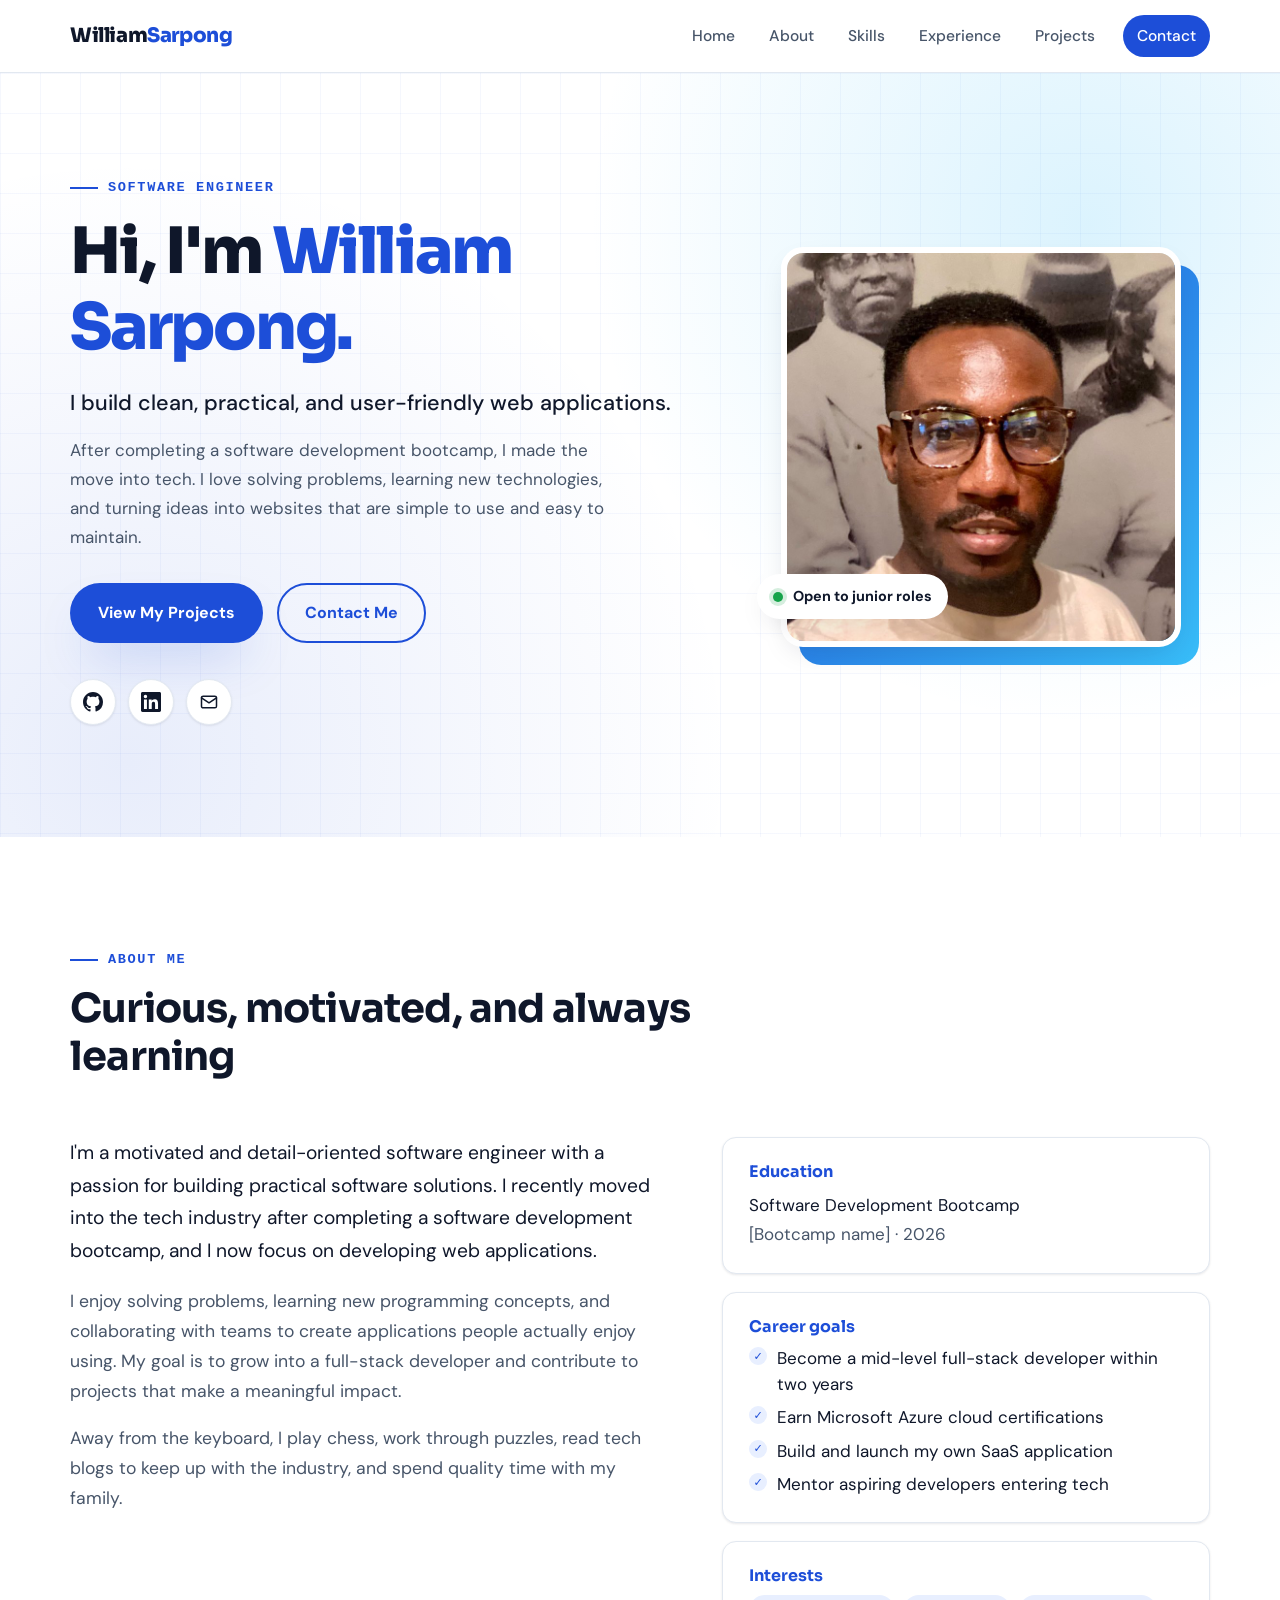
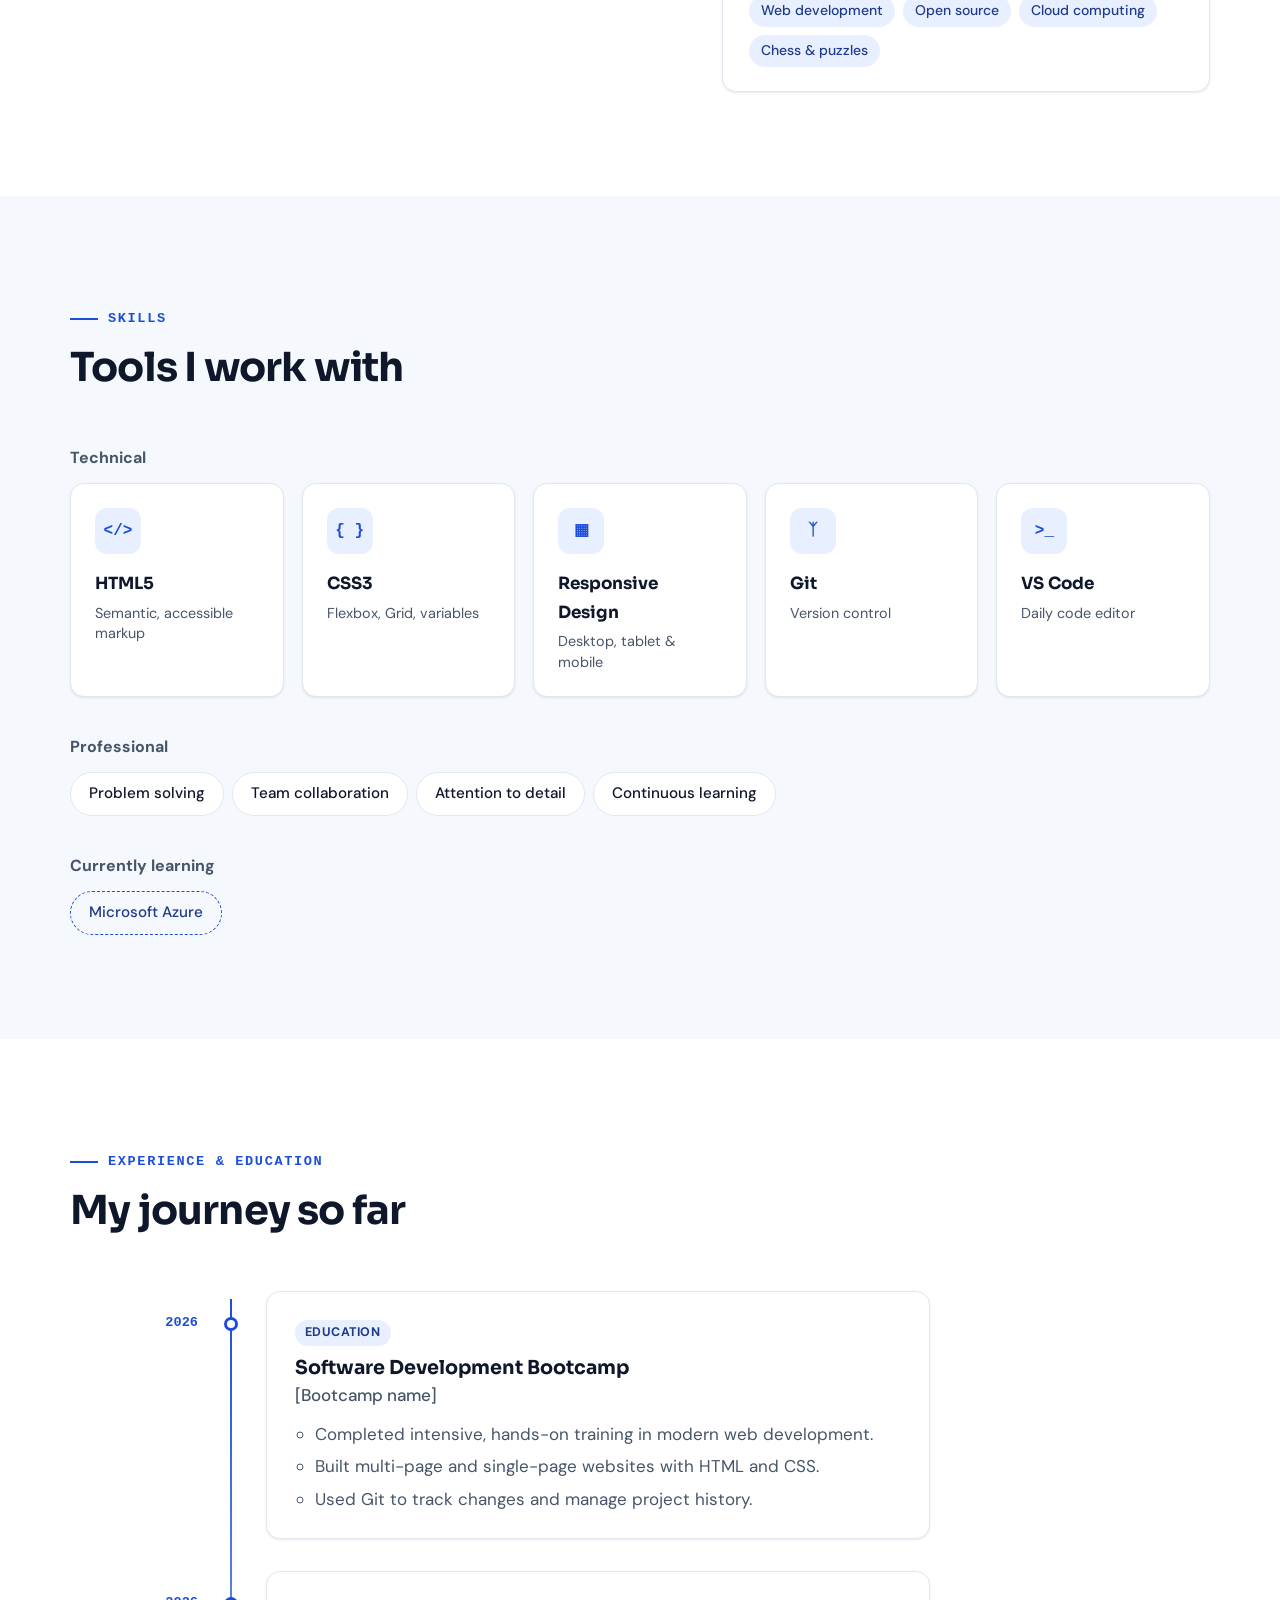
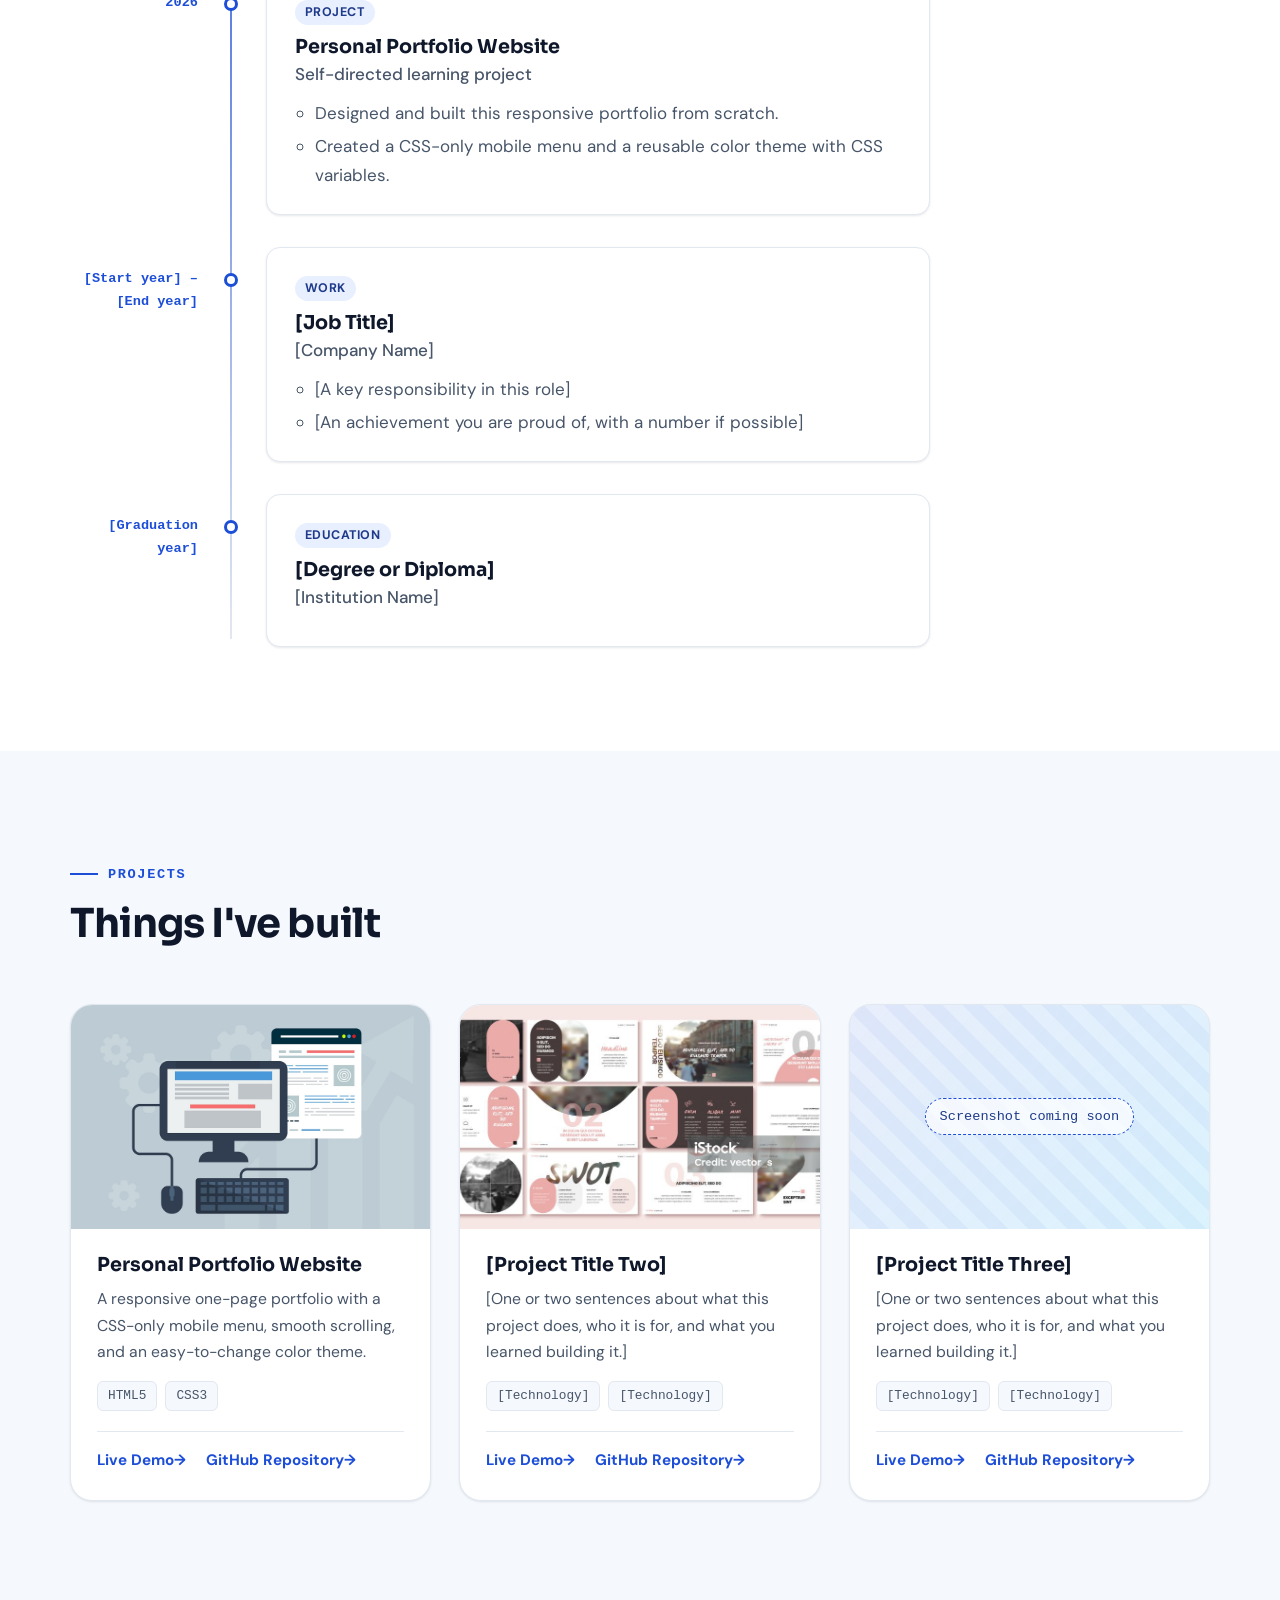
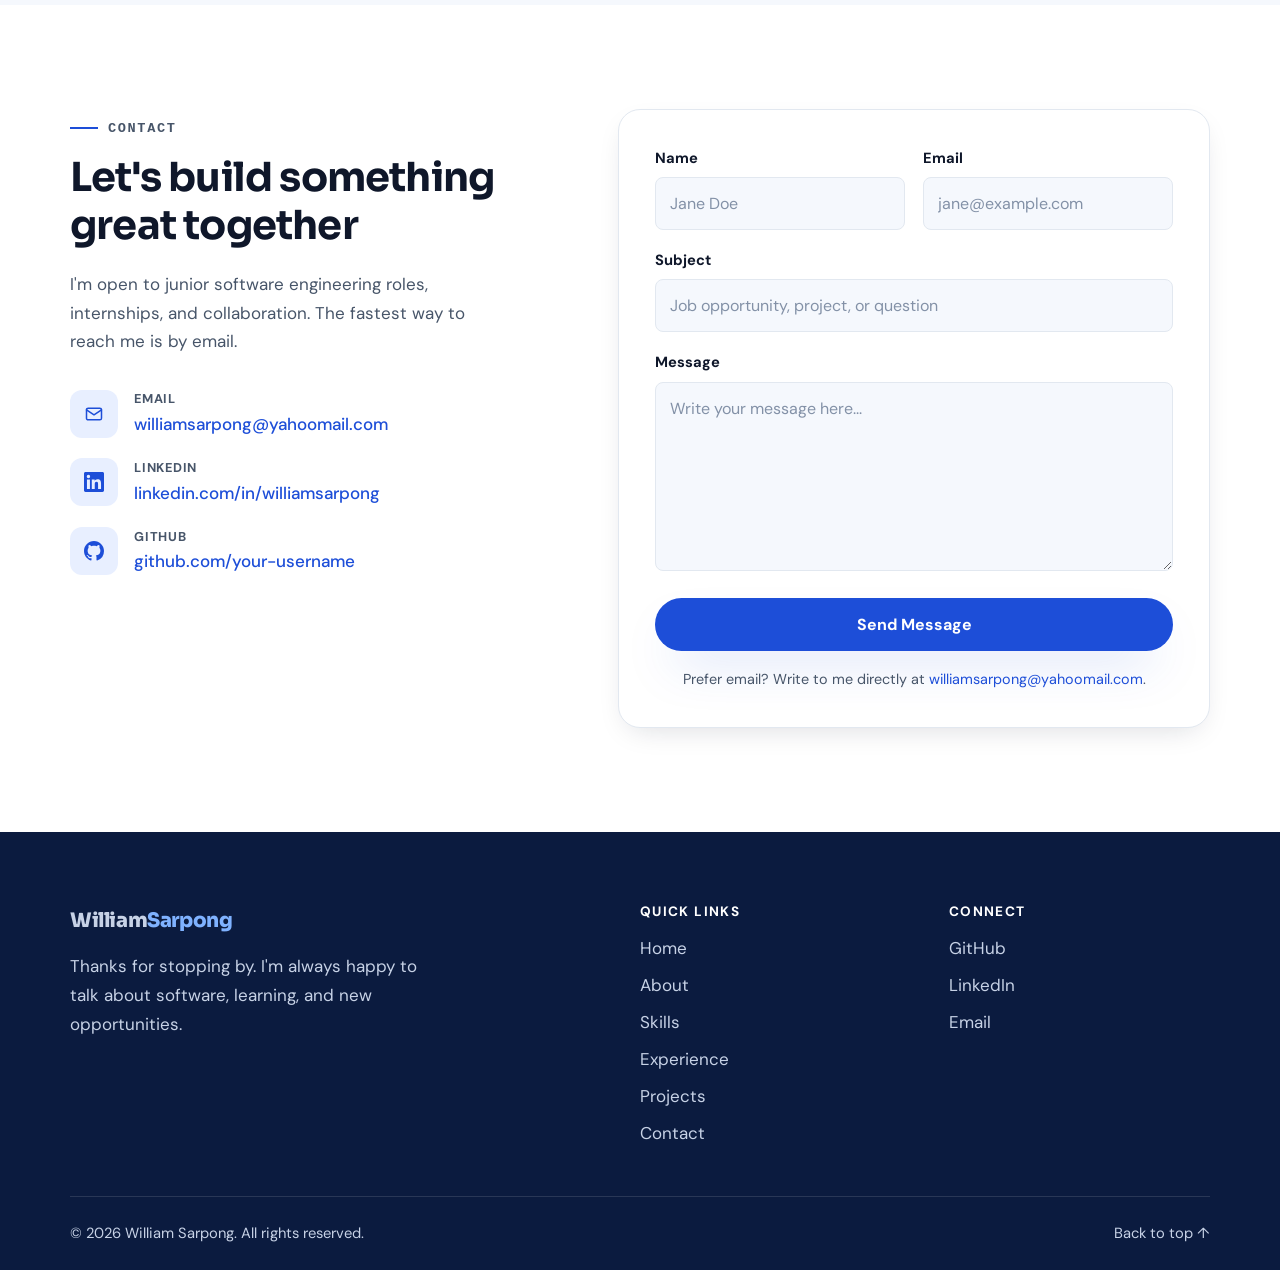
<file: index.html>
<!DOCTYPE html>
<html lang="en">
<head>
  <!-- ===== Basic page settings ===== -->
  <meta charset="UTF-8">
  <meta name="viewport" content="width=device-width, initial-scale=1.0">
  <meta name="description" content="William Sarpong - Software Engineer. Portfolio of projects, skills, and experience.">
  <title>William Sarpong | Software Engineer</title>

  <!-- ===== Fonts (Google Fonts) =====
       Sora is used for headings, DM Sans for body text.
       If you are offline, the browser falls back to system fonts automatically. -->
  <link rel="preconnect" href="https://fonts.googleapis.com">
  <link rel="preconnect" href="https://fonts.gstatic.com" crossorigin>
  <link href="https://fonts.googleapis.com/css2?family=DM+Sans:wght@400;500;700&family=Sora:wght@600;700;800&display=swap" rel="stylesheet">

  <!-- ===== Your stylesheet ===== -->
  <link rel="stylesheet" href="style.css">
</head>

<body>

  <!-- Skip link: lets keyboard users jump straight to the main content -->
  <a class="skip-link" href="#main">Skip to main content</a>

  <!-- =========================================================
       A. NAVIGATION BAR
       The mobile menu works WITHOUT JavaScript:
       a hidden checkbox (#nav-toggle) is switched on/off when you
       click the "menu" label. CSS shows the menu when it is checked.
       ========================================================= -->
  <header id="site-header">
    <nav class="navbar container" aria-label="Main navigation">
      <!-- Logo / personal brand -->
      <a href="#home" class="logo">William<span>Sarpong</span></a>

      <!-- Hidden checkbox that controls the mobile menu -->
      <input type="checkbox" id="nav-toggle" class="nav-toggle">
      <label for="nav-toggle" class="nav-toggle-label" aria-label="Open or close the menu">
        <span></span>
      </label>

      <!-- Navigation links -->
      <ul class="nav-links">
        <li><a href="#home">Home</a></li>
        <li><a href="#about">About</a></li>
        <li><a href="#skills">Skills</a></li>
        <li><a href="#experience">Experience</a></li>
        <li><a href="#projects">Projects</a></li>
        <li><a href="#contact" class="nav-cta">Contact</a></li>
      </ul>
    </nav>
  </header>

  <main id="main">

    <!-- =========================================================
         B. HERO SECTION
         ========================================================= -->
    <section id="home" class="hero">
      <div class="container hero-grid">

        <!-- Left side: introduction text -->
        <div class="hero-text">
          <p class="eyebrow">Software Engineer</p>
          <h1>Hi, I'm <span class="highlight">William Sarpong.</span></h1>
          <p class="hero-subtitle">I build clean, practical, and user-friendly web applications.</p>
          <p class="hero-description">
            After completing a software development bootcamp, I made the move into tech.
            I love solving problems, learning new technologies, and turning ideas into
            websites that are simple to use and easy to maintain.
          </p>

          <div class="hero-buttons">
            <a href="#projects" class="btn btn-primary">View My Projects</a>
            <a href="#contact" class="btn btn-outline">Contact Me</a>
          </div>

          <!-- G. SOCIAL MEDIA LINKS (hero version)
               target="_blank" opens a new tab.
               rel="noopener noreferrer" is a security best practice for new-tab links. -->
          <ul class="social-links" aria-label="Social media">
            <li>
              <!-- TODO: replace "your-username" with your real GitHub username -->
              <a href="https://github.com/your-username" target="_blank" rel="noopener noreferrer" aria-label="GitHub profile">
                <svg viewBox="0 0 16 16" aria-hidden="true"><path d="M8 0C3.58 0 0 3.58 0 8c0 3.54 2.29 6.53 5.47 7.59.4.07.55-.17.55-.38 0-.19-.01-.82-.01-1.49-2.01.37-2.53-.49-2.69-.94-.09-.23-.48-.94-.82-1.13-.28-.15-.68-.52-.01-.53.63-.01 1.08.58 1.23.82.72 1.21 1.87.87 2.33.66.07-.52.28-.87.51-1.07-1.78-.2-3.64-.89-3.64-3.95 0-.87.31-1.59.82-2.15-.08-.2-.36-1.02.08-2.12 0 0 .67-.21 2.2.82.64-.18 1.32-.27 2-.27.68 0 1.36.09 2 .27 1.53-1.04 2.2-.82 2.2-.82.44 1.1.16 1.92.08 2.12.51.56.82 1.27.82 2.15 0 3.07-1.87 3.75-3.65 3.95.29.25.54.73.54 1.48 0 1.07-.01 1.93-.01 2.2 0 .21.15.46.55.38A8.013 8.013 0 0 0 16 8c0-4.42-3.58-8-8-8z"/></svg>
              </a>
            </li>
            <li>
              <a href="https://www.linkedin.com/in/williamsarpong" target="_blank" rel="noopener noreferrer" aria-label="LinkedIn profile">
                <svg viewBox="0 0 24 24" aria-hidden="true"><path d="M20.45 20.45h-3.56v-5.57c0-1.33-.02-3.04-1.85-3.04-1.85 0-2.14 1.45-2.14 2.94v5.67H9.35V9h3.41v1.56h.05c.48-.9 1.64-1.85 3.37-1.85 3.6 0 4.27 2.37 4.27 5.46v6.28zM5.34 7.43a2.06 2.06 0 1 1 0-4.13 2.06 2.06 0 0 1 0 4.13zM7.12 20.45H3.56V9h3.56v11.45zM22.22 0H1.77C.79 0 0 .77 0 1.73v20.54C0 23.23.79 24 1.77 24h20.45c.98 0 1.78-.77 1.78-1.73V1.73C24 .77 23.2 0 22.22 0z"/></svg>
              </a>
            </li>
            <li>
              <a href="mailto:williamsarpong@yahoomail.com" aria-label="Send me an email">
                <svg viewBox="0 0 24 24" aria-hidden="true" class="icon-stroke"><rect x="3" y="5" width="18" height="14" rx="2"/><path d="m3 7 9 6 9-6"/></svg>
              </a>
            </li>
          </ul>
        </div>

        <!-- Right side: profile picture -->
        <div class="hero-image">
          <!-- To change your photo: replace profile.jpg with your own square image (same file name),
               or change the src below to your new file's name. -->
          <img src="profile.jpg" alt="Portrait of William Sarpong" width="800" height="800">
          <div class="hero-badge">
            <span class="badge-dot" aria-hidden="true"></span>
            Open to junior roles
          </div>
        </div>

      </div>
    </section>

    <!-- =========================================================
         C. ABOUT ME
         ========================================================= -->
    <section id="about" class="section">
      <div class="container">
        <div class="section-heading">
          <p class="eyebrow">About me</p>
          <h2>Curious, motivated, and always learning</h2>
        </div>

        <div class="about-grid">
          <!-- Personal introduction -->
          <div class="about-text">
            <p>
              I'm a motivated and detail-oriented software engineer with a passion for building
              practical software solutions. I recently moved into the tech industry after completing
              a software development bootcamp, and I now focus on developing web applications.
            </p>
            <p>
              I enjoy solving problems, learning new programming concepts, and collaborating with
              teams to create applications people actually enjoy using. My goal is to grow into a
              full-stack developer and contribute to projects that make a meaningful impact.
            </p>
            <p>
              Away from the keyboard, I play chess, work through puzzles, read tech blogs to keep up
              with the industry, and spend quality time with my family.
            </p>
          </div>

          <!-- Quick facts cards -->
          <div class="about-cards">
            <article class="info-card">
              <h3>Education</h3>
              <!-- TODO: replace with your bootcamp / school name -->
              <p>Software Development Bootcamp<br><span class="muted">[Bootcamp name] &middot; 2026</span></p>
            </article>

            <article class="info-card">
              <h3>Career goals</h3>
              <ul class="check-list">
                <li>Become a mid-level full-stack developer within two years</li>
                <li>Earn Microsoft Azure cloud certifications</li>
                <li>Build and launch my own SaaS application</li>
                <li>Mentor aspiring developers entering tech</li>
              </ul>
            </article>

            <article class="info-card">
              <h3>Interests</h3>
              <ul class="tag-list">
                <li>Web development</li>
                <li>Open source</li>
                <li>Cloud computing</li>
                <li>Chess &amp; puzzles</li>
              </ul>
            </article>
          </div>
        </div>
      </div>
    </section>

    <!-- =========================================================
         D. SKILLS SECTION
         To ADD a skill: copy one <li class="skill-card"> ... </li> block and edit it.
         To REMOVE a skill: delete its whole <li> ... </li> block.
         ========================================================= -->
    <section id="skills" class="section section-alt">
      <div class="container">
        <div class="section-heading">
          <p class="eyebrow">Skills</p>
          <h2>Tools I work with</h2>
        </div>

        <h3 class="skills-group-title">Technical</h3>
        <ul class="skills-grid">
          <li class="skill-card">
            <span class="skill-icon" aria-hidden="true">&lt;/&gt;</span>
            <span class="skill-name">HTML5</span>
            <span class="skill-note">Semantic, accessible markup</span>
          </li>
          <li class="skill-card">
            <span class="skill-icon" aria-hidden="true">{ }</span>
            <span class="skill-name">CSS3</span>
            <span class="skill-note">Flexbox, Grid, variables</span>
          </li>
          <li class="skill-card">
            <span class="skill-icon" aria-hidden="true">&#9638;</span>
            <span class="skill-name">Responsive Design</span>
            <span class="skill-note">Desktop, tablet &amp; mobile</span>
          </li>
          <li class="skill-card">
            <span class="skill-icon" aria-hidden="true">&#5833;</span>
            <span class="skill-name">Git</span>
            <span class="skill-note">Version control</span>
          </li>
          <li class="skill-card">
            <span class="skill-icon" aria-hidden="true">&gt;_</span>
            <span class="skill-name">VS Code</span>
            <span class="skill-note">Daily code editor</span>
          </li>

          <!-- EXAMPLE: un-comment and edit this block when you are ready to add a new skill
          <li class="skill-card">
            <span class="skill-icon" aria-hidden="true">JS</span>
            <span class="skill-name">JavaScript</span>
            <span class="skill-note">Short note about it</span>
          </li>
          -->
        </ul>

        <h3 class="skills-group-title">Professional</h3>
        <ul class="tag-list tag-list-large">
          <li>Problem solving</li>
          <li>Team collaboration</li>
          <li>Attention to detail</li>
          <li>Continuous learning</li>
        </ul>

        <h3 class="skills-group-title">Currently learning</h3>
        <ul class="tag-list tag-list-large tag-list-outline">
          <li>Microsoft Azure</li>
        </ul>
      </div>
    </section>

    <!-- =========================================================
         E. EXPERIENCE AND EDUCATION (timeline)
         Each <li class="timeline-item"> is one entry.
         Copy a whole <li> block to add a new entry.
         Replace anything in [square brackets] with your details.
         ========================================================= -->
    <section id="experience" class="section">
      <div class="container">
        <div class="section-heading">
          <p class="eyebrow">Experience &amp; Education</p>
          <h2>My journey so far</h2>
        </div>

        <ol class="timeline">
          <li class="timeline-item">
            <p class="timeline-date">2026</p>
            <div class="timeline-card">
              <span class="timeline-type">Education</span>
              <h3>Software Development Bootcamp</h3>
              <p class="timeline-place">[Bootcamp name]</p>
              <ul>
                <li>Completed intensive, hands-on training in modern web development.</li>
                <li>Built multi-page and single-page websites with HTML and CSS.</li>
                <li>Used Git to track changes and manage project history.</li>
              </ul>
            </div>
          </li>

          <li class="timeline-item">
            <p class="timeline-date">2026</p>
            <div class="timeline-card">
              <span class="timeline-type">Project</span>
              <h3>Personal Portfolio Website</h3>
              <p class="timeline-place">Self-directed learning project</p>
              <ul>
                <li>Designed and built this responsive portfolio from scratch.</li>
                <li>Created a CSS-only mobile menu and a reusable color theme with CSS variables.</li>
              </ul>
            </div>
          </li>

          <li class="timeline-item">
            <!-- TODO: your previous job before moving into tech (or delete this block) -->
            <p class="timeline-date">[Start year] &ndash; [End year]</p>
            <div class="timeline-card">
              <span class="timeline-type">Work</span>
              <h3>[Job Title]</h3>
              <p class="timeline-place">[Company Name]</p>
              <ul>
                <li>[A key responsibility in this role]</li>
                <li>[An achievement you are proud of, with a number if possible]</li>
              </ul>
            </div>
          </li>

          <li class="timeline-item">
            <!-- TODO: your degree or diploma (or delete this block) -->
            <p class="timeline-date">[Graduation year]</p>
            <div class="timeline-card">
              <span class="timeline-type">Education</span>
              <h3>[Degree or Diploma]</h3>
              <p class="timeline-place">[Institution Name]</p>
            </div>
          </li>
        </ol>
      </div>
    </section>

    <!-- =========================================================
         F. PROJECTS SECTION
         Each project is one <article class="project-card">.
         To add a project, copy a whole <article> ... </article> block
         and paste it just before the closing </div> of .projects-grid.
         ========================================================= -->
    <section id="projects" class="section section-alt">
      <div class="container">
        <div class="section-heading">
          <p class="eyebrow">Projects</p>
          <h2>Things I've built</h2>
        </div>

        <div class="projects-grid">

          <!-- ---------- Project 1 ---------- -->
          <article class="project-card">
            <div class="project-image">
              <img src="kreat.jpg" alt="Illustration of a desktop computer and a web page layout" width="1920" height="1280" loading="lazy">
            </div>
            <div class="project-body">
              <h3>Personal Portfolio Website</h3>
              <p>A responsive one-page portfolio with a CSS-only mobile menu, smooth scrolling, and an easy-to-change color theme.</p>
              <ul class="project-tech">
                <li>HTML5</li>
                <li>CSS3</li>
              </ul>
              <div class="project-links">
                <!-- TODO: replace "#" with your real links -->
                <a href="#" class="link-arrow">Live Demo</a>
                <a href="#" class="link-arrow">GitHub Repository</a>
              </div>
            </div>
          </article>

          <!-- ---------- Project 2 (placeholder) ---------- -->
          <article class="project-card">
            <div class="project-image">
              <img src="istockphoto.jpg" alt="Placeholder image for project two" width="1024" height="473" loading="lazy">
            </div>
            <div class="project-body">
              <h3>[Project Title Two]</h3>
              <p>[One or two sentences about what this project does, who it is for, and what you learned building it.]</p>
              <ul class="project-tech">
                <li>[Technology]</li>
                <li>[Technology]</li>
              </ul>
              <div class="project-links">
                <a href="#" class="link-arrow">Live Demo</a>
                <a href="#" class="link-arrow">GitHub Repository</a>
              </div>
            </div>
          </article>

          <!-- ---------- Project 3 (placeholder with no image yet) ---------- -->
          <article class="project-card">
            <!-- When you have a screenshot, replace this whole div with:
                 <div class="project-image"><img src="your-screenshot.jpg" alt="Describe it" loading="lazy"></div> -->
            <div class="project-image project-image-placeholder">
              <span>Screenshot coming soon</span>
            </div>
            <div class="project-body">
              <h3>[Project Title Three]</h3>
              <p>[One or two sentences about what this project does, who it is for, and what you learned building it.]</p>
              <ul class="project-tech">
                <li>[Technology]</li>
                <li>[Technology]</li>
              </ul>
              <div class="project-links">
                <a href="#" class="link-arrow">Live Demo</a>
                <a href="#" class="link-arrow">GitHub Repository</a>
              </div>
            </div>
          </article>

        </div>
      </div>
    </section>

    <!-- =========================================================
         H. CONTACT SECTION
         IMPORTANT: HTML and CSS alone cannot send messages.
         To make this form work, connect it to a form service such as
         Formspree, Netlify Forms, or Getform, then put the URL they give
         you in the form's action="" attribute.
         ========================================================= -->
    <section id="contact" class="section">
      <div class="container contact-grid">

        <!-- Contact details -->
        <div class="contact-info">
          <p class="eyebrow">Contact</p>
          <h2>Let's build something great together</h2>
          <p>
            I'm open to junior software engineering roles, internships, and collaboration.
            The fastest way to reach me is by email.
          </p>

          <ul class="contact-list">
            <li>
              <span class="contact-icon" aria-hidden="true">
                <svg viewBox="0 0 24 24" class="icon-stroke"><rect x="3" y="5" width="18" height="14" rx="2"/><path d="m3 7 9 6 9-6"/></svg>
              </span>
              <div>
                <span class="contact-label">Email</span>
                <a href="mailto:williamsarpong@yahoomail.com">williamsarpong@yahoomail.com</a>
              </div>
            </li>
            <li>
              <span class="contact-icon" aria-hidden="true">
                <svg viewBox="0 0 24 24"><path d="M20.45 20.45h-3.56v-5.57c0-1.33-.02-3.04-1.85-3.04-1.85 0-2.14 1.45-2.14 2.94v5.67H9.35V9h3.41v1.56h.05c.48-.9 1.64-1.85 3.37-1.85 3.6 0 4.27 2.37 4.27 5.46v6.28zM5.34 7.43a2.06 2.06 0 1 1 0-4.13 2.06 2.06 0 0 1 0 4.13zM7.12 20.45H3.56V9h3.56v11.45zM22.22 0H1.77C.79 0 0 .77 0 1.73v20.54C0 23.23.79 24 1.77 24h20.45c.98 0 1.78-.77 1.78-1.73V1.73C24 .77 23.2 0 22.22 0z"/></svg>
              </span>
              <div>
                <span class="contact-label">LinkedIn</span>
                <a href="https://www.linkedin.com/in/williamsarpong" target="_blank" rel="noopener noreferrer">linkedin.com/in/williamsarpong</a>
              </div>
            </li>
            <li>
              <span class="contact-icon" aria-hidden="true">
                <svg viewBox="0 0 16 16"><path d="M8 0C3.58 0 0 3.58 0 8c0 3.54 2.29 6.53 5.47 7.59.4.07.55-.17.55-.38 0-.19-.01-.82-.01-1.49-2.01.37-2.53-.49-2.69-.94-.09-.23-.48-.94-.82-1.13-.28-.15-.68-.52-.01-.53.63-.01 1.08.58 1.23.82.72 1.21 1.87.87 2.33.66.07-.52.28-.87.51-1.07-1.78-.2-3.64-.89-3.64-3.95 0-.87.31-1.59.82-2.15-.08-.2-.36-1.02.08-2.12 0 0 .67-.21 2.2.82.64-.18 1.32-.27 2-.27.68 0 1.36.09 2 .27 1.53-1.04 2.2-.82 2.2-.82.44 1.1.16 1.92.08 2.12.51.56.82 1.27.82 2.15 0 3.07-1.87 3.75-3.65 3.95.29.25.54.73.54 1.48 0 1.07-.01 1.93-.01 2.2 0 .21.15.46.55.38A8.013 8.013 0 0 0 16 8c0-4.42-3.58-8-8-8z"/></svg>
              </span>
              <div>
                <span class="contact-label">GitHub</span>
                <!-- TODO: replace "your-username" (in both places) -->
                <a href="https://github.com/your-username" target="_blank" rel="noopener noreferrer">github.com/your-username</a>
              </div>
            </li>
          </ul>
        </div>

        <!-- Contact form -->
        <!-- TODO: replace action="#" with your form service URL (for example from Formspree) -->
        <form class="contact-form" action="#" method="post">
          <div class="form-row">
            <div class="form-field">
              <label for="name">Name</label>
              <input type="text" id="name" name="name" autocomplete="name" placeholder="Jane Doe" required>
            </div>
            <div class="form-field">
              <label for="email">Email</label>
              <input type="email" id="email" name="email" autocomplete="email" placeholder="jane@example.com" required>
            </div>
          </div>
          <div class="form-field">
            <label for="subject">Subject</label>
            <input type="text" id="subject" name="subject" placeholder="Job opportunity, project, or question" required>
          </div>
          <div class="form-field">
            <label for="message">Message</label>
            <textarea id="message" name="message" rows="6" placeholder="Write your message here..." required></textarea>
          </div>
          <button type="submit" class="btn btn-primary btn-block">Send Message</button>
          <p class="form-note">Prefer email? Write to me directly at
            <a href="mailto:williamsarpong@yahoomail.com">williamsarpong@yahoomail.com</a>.
          </p>
        </form>

      </div>
    </section>

  </main>

  <!-- =========================================================
       I. FOOTER
       ========================================================= -->
  <footer id="site-footer">
    <div class="container footer-grid">
      <div class="footer-brand">
        <a href="#home" class="logo logo-light">William<span>Sarpong</span></a>
        <p>Thanks for stopping by. I'm always happy to talk about software, learning, and new opportunities.</p>
      </div>

      <nav aria-label="Footer navigation">
        <h2 class="footer-title">Quick links</h2>
        <ul class="footer-links">
          <li><a href="#home">Home</a></li>
          <li><a href="#about">About</a></li>
          <li><a href="#skills">Skills</a></li>
          <li><a href="#experience">Experience</a></li>
          <li><a href="#projects">Projects</a></li>
          <li><a href="#contact">Contact</a></li>
        </ul>
      </nav>

      <div>
        <h2 class="footer-title">Connect</h2>
        <ul class="footer-links">
          <li><a href="https://github.com/your-username" target="_blank" rel="noopener noreferrer">GitHub</a></li>
          <li><a href="https://www.linkedin.com/in/williamsarpong" target="_blank" rel="noopener noreferrer">LinkedIn</a></li>
          <li><a href="mailto:williamsarpong@yahoomail.com">Email</a></li>
        </ul>
      </div>
    </div>

    <div class="container footer-bottom">
      <!-- HTML can't calculate the year by itself, so update this number each January -->
      <p>&copy; 2026 William Sarpong. All rights reserved.</p>
      <a href="#home" class="back-to-top">Back to top &uarr;</a>
    </div>
  </footer>

</body>
</html>
</file>
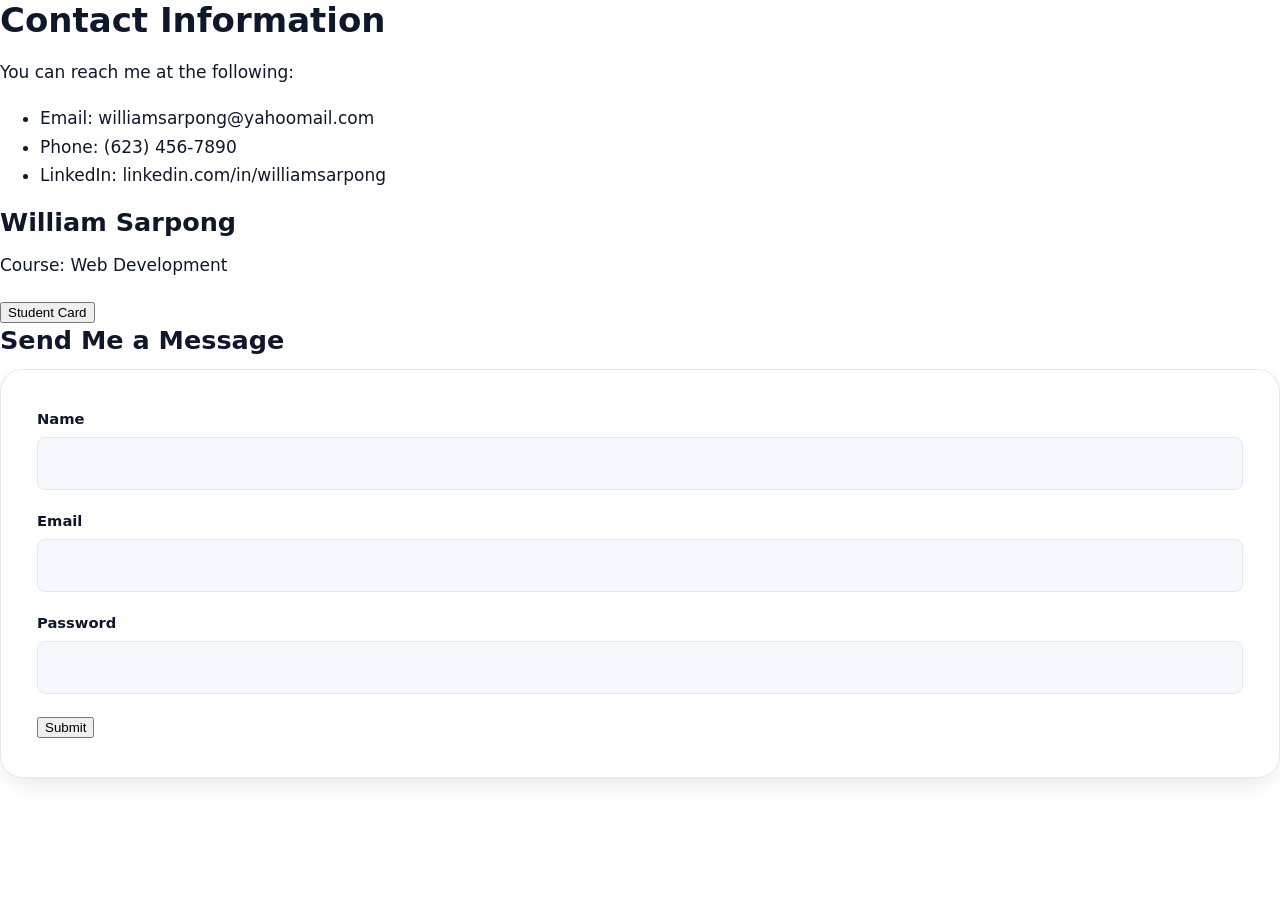
<file: Contact.html>
<!DOCTYPE html>
<html lang="en">
<head>

    <link rel="stylesheet" href="style.css">


    <meta charset="UTF-8">
    <meta name="viewport" content="width=device-width, initial-scale=1.0">
    <title>Contact Me</title>
</head>
<body>
    <h1>Contact Information</h1>
    <p>You can reach me at the following:</p>
    <ul>
        <li>Email: williamsarpong@yahoomail.com</li>
        <li>Phone: (623) 456-7890</li>
        <li>LinkedIn: linkedin.com/in/williamsarpong</li>
    </ul>

    <div class="student-card">
        <h2>William Sarpong</h2>
        <p>Course: Web Development</p>
        <button>Student Card</button>
    </div>

    <div class="contact-form-container">
        <h2>Send Me a Message</h2>
        <form class="contact-form" method="post">
            <div class="form-field">
                <label for="name">Name</label>
                <input type="text" id="name" name="name" autocomplete="name" required>
            </div>
            <div class="form-field">
                <label for="email">Email</label>
                <input type="email" id="email" name="email" autocomplete="email" required>
            </div>
            <div class="form-field">
                <label for="password">Password</label>
                <input type="password" id="password" name="password" autocomplete="new-password" required>
            </div>
            <button type="submit">Submit</button>
        </form>
    </div>

</body>
</html>
</file>
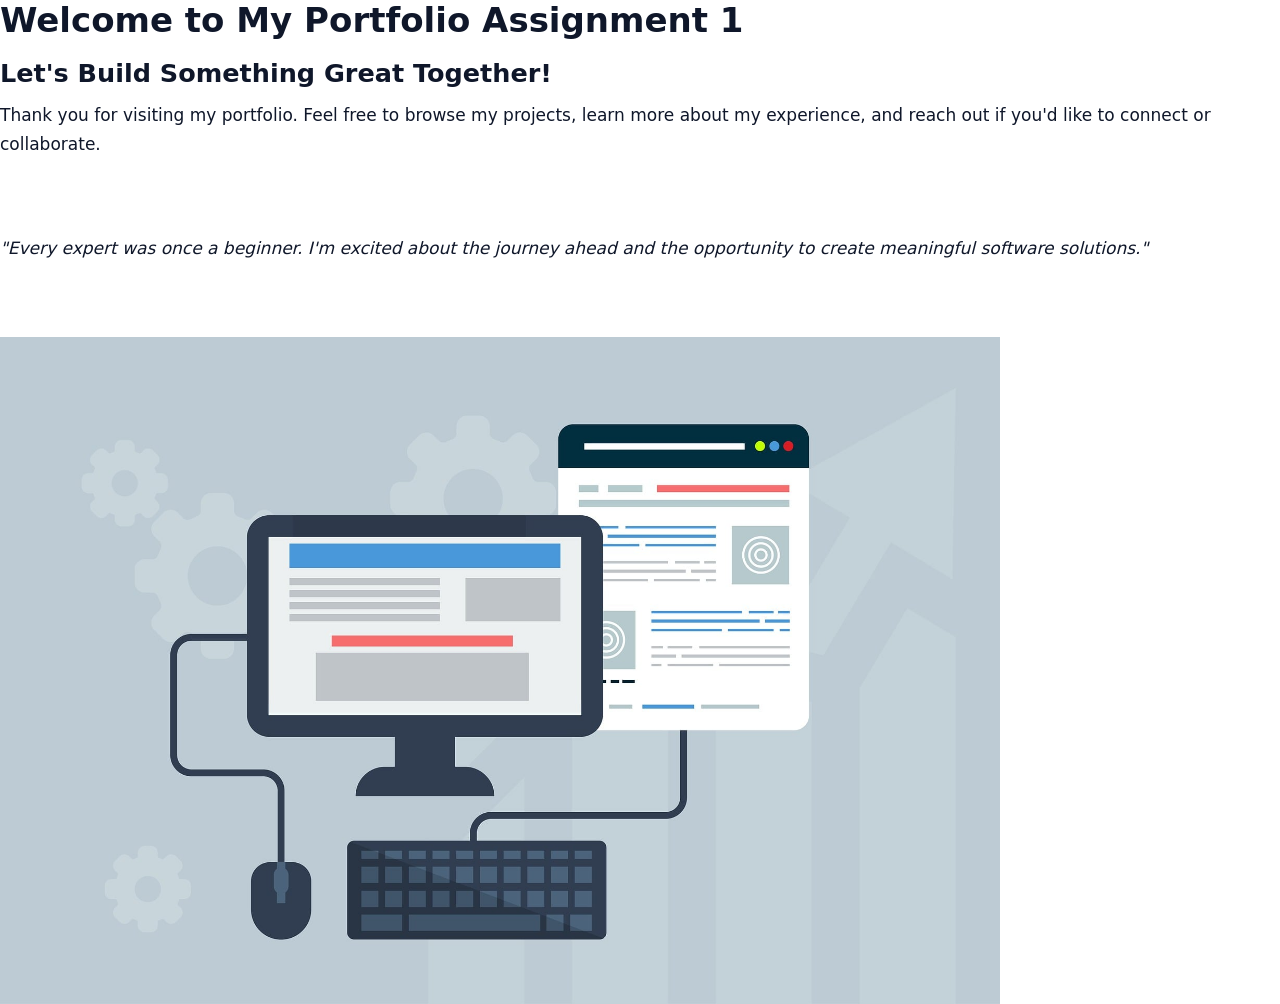
<file: Home.html>
<!DOCTYPE html>
<html lang="en">
<head>

    <link rel="stylesheet" href="style.css">
    
    <meta charset="UTF-8">
    <meta name="viewport" content="width=device-width, initial-scale=1.0">
    <title>Home Page</title>
</head>
<body>
<h1 id="bi">Welcome to My Portfolio Assignment 1</h1>
<h2 id="ci">Let's Build Something Great Together!</h2>
<p>Thank you for visiting my portfolio. Feel free to browse my projects, learn more about my experience, and reach out if you'd like to connect or collaborate.</p>
<br>
<br>
<p><i>"Every expert was once a beginner. I'm excited about the journey ahead and the opportunity to create meaningful software solutions."</i></p>
<br>
<br>

    <img src="kreat.jpg" alt="Profile Picture" width="1000" height="500">

</body>
</html>
</file>
<file: style.css>
/* ============================================================
   WILLIAM SARPONG — PORTFOLIO STYLESHEET
   Theme: light, white + blue, modern

   HOW THIS FILE IS ORGANIZED
   1.  Theme variables (change colors & fonts here)
   2.  Reset & base styles
   3.  Reusable helpers (container, buttons, headings)
   4.  Navigation bar (+ CSS-only mobile menu)
   5.  Hero
   6.  About
   7.  Skills
   8.  Experience timeline
   9.  Projects
   10. Contact
   11. Footer
   12. Animations
   13. Responsive breakpoints (tablet & mobile)
   ============================================================ */


/* ============================================================
   1. THEME VARIABLES
   Change a value here and it updates everywhere it is used.
   Example: change --color-primary to #0f766e for a teal theme.
   ============================================================ */
:root {
  /* Brand colors */
  --color-primary: #1d4ed8;        /* main blue: buttons, links, highlights */
  --color-primary-dark: #1e3a8a;   /* darker blue: hover states */
  --color-primary-soft: #e8efff;   /* very light blue: badges, tinted boxes */
  --color-accent: #38bdf8;         /* bright sky blue: small decorative touches only */

  /* Neutral colors */
  --color-bg: #ffffff;             /* page background */
  --color-bg-alt: #f5f8fd;         /* alternate section background */
  --color-surface: #ffffff;        /* cards */
  --color-text: #0f172a;           /* main text (very dark navy) */
  --color-text-muted: #475569;     /* secondary text (still readable) */
  --color-border: #e2e8f0;         /* thin borders */
  --color-footer: #0b1b3f;         /* dark navy footer */

  /* Fonts */
  --font-heading: "Sora", "Segoe UI", system-ui, sans-serif;
  --font-body: "DM Sans", "Segoe UI", system-ui, sans-serif;
  --font-mono: "Consolas", "SFMono-Regular", "Menlo", monospace;

  /* Shape & depth (kept the same everywhere for a consistent look) */
  --radius-sm: 8px;
  --radius-md: 14px;
  --radius-lg: 22px;
  --shadow-sm: 0 1px 3px rgba(15, 23, 42, 0.06), 0 1px 2px rgba(15, 23, 42, 0.04);
  --shadow-md: 0 10px 30px -12px rgba(15, 23, 42, 0.18);
  --shadow-lg: 0 24px 50px -20px rgba(29, 78, 216, 0.35);

  /* Spacing & layout */
  --header-height: 72px;
  --section-space: 104px;
  --max-width: 1140px;

  /* Motion */
  --transition: 0.25s ease;
}


/* ============================================================
   2. RESET & BASE STYLES
   ============================================================ */
*,
*::before,
*::after {
  box-sizing: border-box;   /* width includes padding & border: easier layouts */
}

html {
  scroll-behavior: smooth;                         /* smooth scrolling for nav links */
  scroll-padding-top: calc(var(--header-height) + 12px); /* stops the sticky header covering section titles */
}

body {
  margin: 0;
  font-family: var(--font-body);
  font-size: 1.0625rem;      /* 17px */
  line-height: 1.7;
  color: var(--color-text);
  background-color: var(--color-bg);
  -webkit-font-smoothing: antialiased;
}

h1,
h2,
h3 {
  font-family: var(--font-heading);
  line-height: 1.2;
  margin: 0 0 0.5em;
  color: var(--color-text);
}

p {
  margin: 0 0 1em;
}

img {
  max-width: 100%;          /* images never overflow their box */
  height: auto;
  display: block;
}

a {
  color: var(--color-primary);
  text-decoration: none;
  transition: color var(--transition);
}

a:hover {
  color: var(--color-primary-dark);
}

/* Visible keyboard focus for every link, button, and field */
:focus-visible {
  outline: 3px solid var(--color-primary);
  outline-offset: 3px;
  border-radius: 4px;
}

/* Text selection color */
::selection {
  background: var(--color-primary);
  color: #fff;
}

/* Skip link: hidden until a keyboard user presses Tab */
.skip-link {
  position: absolute;
  left: 16px;
  top: -60px;
  z-index: 200;
  padding: 10px 16px;
  background: var(--color-primary);
  color: #fff;
  border-radius: var(--radius-sm);
  font-weight: 700;
}

.skip-link:focus {
  top: 12px;
  color: #fff;
}


/* ============================================================
   3. REUSABLE HELPERS
   ============================================================ */

/* Centers content and limits its width */
.container {
  width: min(100% - 40px, var(--max-width));
  margin-inline: auto;
}

.section {
  padding: var(--section-space) 0;
}

.section-alt {
  background-color: var(--color-bg-alt);
}

.section-heading {
  max-width: 640px;
  margin-bottom: 56px;
}

.section-heading h2,
.contact-info h2 {
  font-size: clamp(1.8rem, 3.2vw, 2.5rem);   /* grows with screen size, within limits */
  letter-spacing: -0.02em;
}

/* Small label above headings, e.g. "ABOUT ME" */
.eyebrow {
  display: inline-flex;
  align-items: center;
  gap: 10px;
  margin-bottom: 14px;
  font-family: var(--font-mono);
  font-size: 0.85rem;
  font-weight: 600;
  letter-spacing: 0.12em;
  text-transform: uppercase;
  color: var(--color-primary);
}

.eyebrow::before {
  content: "";
  width: 28px;
  height: 2px;
  background: var(--color-primary);
}

.muted {
  color: var(--color-text-muted);
}

/* ----- Buttons ----- */
.btn {
  display: inline-flex;
  align-items: center;
  justify-content: center;
  gap: 8px;
  padding: 14px 26px;
  border: 2px solid transparent;
  border-radius: 999px;          /* pill shape */
  font-family: var(--font-body);
  font-size: 1rem;
  font-weight: 700;
  cursor: pointer;
  transition: background-color var(--transition), color var(--transition),
              transform var(--transition), box-shadow var(--transition),
              border-color var(--transition);
}

.btn-primary {
  background-color: var(--color-primary);
  color: #fff;
  box-shadow: var(--shadow-lg);
}

.btn-primary:hover {
  background-color: var(--color-primary-dark);
  color: #fff;
  transform: translateY(-2px);
}

.btn-outline {
  background-color: transparent;
  border-color: var(--color-primary);
  color: var(--color-primary);
}

.btn-outline:hover {
  background-color: var(--color-primary-soft);
  color: var(--color-primary-dark);
  transform: translateY(-2px);
}

.btn-block {
  width: 100%;
}

/* ----- Small rounded tags (used in About, Skills) ----- */
.tag-list {
  list-style: none;
  margin: 0;
  padding: 0;
  display: flex;
  flex-wrap: wrap;
  gap: 8px;
}

.tag-list li {
  padding: 4px 12px;
  border-radius: 999px;
  background: var(--color-primary-soft);
  color: var(--color-primary-dark);
  font-size: 0.875rem;
  font-weight: 500;
}

.tag-list-large li {
  padding: 8px 18px;
  font-size: 0.95rem;
  background: var(--color-surface);
  border: 1px solid var(--color-border);
  color: var(--color-text);
}

.tag-list-outline li {
  border: 1.5px dashed var(--color-primary);
  color: var(--color-primary-dark);
  background: transparent;
}


/* ============================================================
   4. NAVIGATION BAR
   ============================================================ */
#site-header {
  position: sticky;            /* stays at the top while scrolling */
  top: 0;
  z-index: 100;
  background: rgba(255, 255, 255, 0.88);
  backdrop-filter: blur(12px); /* frosted-glass effect */
  border-bottom: 1px solid var(--color-border);
}

.navbar {
  height: var(--header-height);
  display: flex;
  align-items: center;
  justify-content: space-between;
}

.logo {
  font-family: var(--font-heading);
  font-size: 1.25rem;
  font-weight: 800;
  letter-spacing: -0.02em;
  color: var(--color-text);
}

.logo span {
  color: var(--color-primary);
}

.logo:hover {
  color: var(--color-text);
}

.nav-links {
  list-style: none;
  margin: 0;
  padding: 0;
  display: flex;
  align-items: center;
  gap: 6px;
}

.nav-links a {
  display: block;
  padding: 8px 14px;
  border-radius: 999px;
  color: var(--color-text-muted);
  font-weight: 500;
  font-size: 0.97rem;
}

.nav-links a:hover {
  color: var(--color-primary);
  background: var(--color-primary-soft);
}

/* The "Contact" link looks like a small button */
.nav-links .nav-cta {
  margin-left: 8px;
  background: var(--color-primary);
  color: #fff;
}

.nav-links .nav-cta:hover {
  background: var(--color-primary-dark);
  color: #fff;
}

/* ----- CSS-only mobile menu -----
   The checkbox is visually hidden but still keyboard-focusable.
   The label (hamburger icon) is hidden on desktop and shown on small screens. */
.nav-toggle {
  position: absolute;
  opacity: 0;
  width: 1px;
  height: 1px;
}

.nav-toggle-label {
  display: none;
  width: 44px;
  height: 44px;
  border-radius: var(--radius-sm);
  cursor: pointer;
  position: relative;
}

/* The three lines of the hamburger icon (one span + its ::before and ::after) */
.nav-toggle-label span,
.nav-toggle-label span::before,
.nav-toggle-label span::after {
  position: absolute;
  left: 11px;
  width: 22px;
  height: 2px;
  background: var(--color-text);
  border-radius: 2px;
  transition: transform var(--transition), background-color var(--transition);
}

.nav-toggle-label span {
  top: 21px;
}

.nav-toggle-label span::before,
.nav-toggle-label span::after {
  content: "";
  left: 0;
}

.nav-toggle-label span::before {
  top: -7px;
}

.nav-toggle-label span::after {
  top: 7px;
}

/* Show a focus ring on the icon when the hidden checkbox is focused with the keyboard */
.nav-toggle:focus-visible + .nav-toggle-label {
  outline: 3px solid var(--color-primary);
  outline-offset: 2px;
}


/* ============================================================
   5. HERO
   ============================================================ */
.hero {
  position: relative;
  overflow: hidden;
  padding: 96px 0 112px;
  /* Soft blue glow + faint grid pattern in the background */
  background:
    radial-gradient(circle at 85% 20%, rgba(56, 189, 248, 0.18), transparent 40%),
    radial-gradient(circle at 10% 90%, rgba(29, 78, 216, 0.10), transparent 45%),
    linear-gradient(rgba(29, 78, 216, 0.045) 1px, transparent 1px),
    linear-gradient(90deg, rgba(29, 78, 216, 0.045) 1px, transparent 1px),
    var(--color-bg);
  background-size: auto, auto, 40px 40px, 40px 40px, auto;
}

.hero-grid {
  display: grid;
  grid-template-columns: 1.15fr 0.85fr;   /* text column a bit wider than image column */
  align-items: center;
  gap: 64px;
}

.hero-text h1 {
  font-size: clamp(2.5rem, 5.5vw, 4rem);
  font-weight: 800;
  letter-spacing: -0.035em;
  margin-bottom: 18px;
}

.highlight {
  color: var(--color-primary);
}

.hero-subtitle {
  font-size: clamp(1.15rem, 2vw, 1.35rem);
  font-weight: 500;
  color: var(--color-text);
  margin-bottom: 14px;
}

.hero-description {
  max-width: 540px;
  color: var(--color-text-muted);
}

.hero-buttons {
  display: flex;
  flex-wrap: wrap;
  gap: 14px;
  margin: 32px 0 36px;
}

/* Round social icon buttons */
.social-links {
  list-style: none;
  margin: 0;
  padding: 0;
  display: flex;
  gap: 12px;
}

.social-links a {
  display: grid;
  place-items: center;
  width: 46px;
  height: 46px;
  border-radius: 50%;
  background: var(--color-surface);
  border: 1px solid var(--color-border);
  color: var(--color-text);
  box-shadow: var(--shadow-sm);
  transition: transform var(--transition), color var(--transition),
              border-color var(--transition), background-color var(--transition);
}

.social-links a:hover {
  color: #fff;
  background: var(--color-primary);
  border-color: var(--color-primary);
  transform: translateY(-3px);
}

/* Shared icon sizing for all inline SVG icons */
svg {
  width: 20px;
  height: 20px;
  fill: currentColor;   /* icon takes the text color of its parent */
}

/* Icons drawn with lines instead of filled shapes (the envelope) */
.icon-stroke {
  fill: none;
  stroke: currentColor;
  stroke-width: 1.8;
  stroke-linecap: round;
  stroke-linejoin: round;
}

/* ----- Profile picture ----- */
.hero-image {
  position: relative;
  justify-self: center;
  width: min(100%, 400px);
}

/* Blue offset frame behind the photo */
.hero-image::before {
  content: "";
  position: absolute;
  inset: 18px -18px -18px 18px;
  border-radius: var(--radius-lg);
  background: linear-gradient(135deg, var(--color-primary), var(--color-accent));
  z-index: 0;
}

.hero-image img {
  position: relative;
  z-index: 1;
  width: 100%;
  aspect-ratio: 1 / 1;      /* always a perfect square */
  object-fit: cover;        /* fills the square without stretching */
  border-radius: var(--radius-lg);
  border: 6px solid #fff;
  box-shadow: var(--shadow-md);
}

/* Small floating label on the photo */
.hero-badge {
  position: absolute;
  z-index: 2;
  left: -24px;
  bottom: 28px;
  display: flex;
  align-items: center;
  gap: 10px;
  padding: 10px 16px;
  background: #fff;
  border-radius: 999px;
  box-shadow: var(--shadow-md);
  font-size: 0.9rem;
  font-weight: 700;
}

.badge-dot {
  width: 10px;
  height: 10px;
  border-radius: 50%;
  background: #16a34a;
  box-shadow: 0 0 0 4px rgba(22, 163, 74, 0.18);
}


/* ============================================================
   6. ABOUT
   ============================================================ */
.about-grid {
  display: grid;
  grid-template-columns: 1.1fr 0.9fr;
  gap: 56px;
  align-items: start;
}

.about-text p {
  color: var(--color-text-muted);
  font-size: 1.1rem;
}

.about-text p:first-child {
  color: var(--color-text);
  font-size: 1.2rem;
}

.about-cards {
  display: grid;
  gap: 18px;
}

.info-card {
  padding: 24px 26px;
  background: var(--color-surface);
  border: 1px solid var(--color-border);
  border-radius: var(--radius-md);
  box-shadow: var(--shadow-sm);
}

.info-card h3 {
  font-size: 1rem;
  color: var(--color-primary);
  margin-bottom: 10px;
}

.info-card p {
  margin: 0;
}

/* List with blue check marks */
.check-list {
  list-style: none;
  margin: 0;
  padding: 0;
  display: grid;
  gap: 8px;
}

.check-list li {
  position: relative;
  padding-left: 28px;
  line-height: 1.5;
}

.check-list li::before {
  content: "\2713";            /* ✓ */
  position: absolute;
  left: 0;
  top: 1px;
  width: 18px;
  height: 18px;
  display: grid;
  place-items: center;
  border-radius: 50%;
  background: var(--color-primary-soft);
  color: var(--color-primary);
  font-size: 0.7rem;
  font-weight: 700;
}


/* ============================================================
   7. SKILLS
   ============================================================ */
.skills-group-title {
  font-size: 1rem;
  color: var(--color-text-muted);
  font-family: var(--font-body);
  font-weight: 700;
  margin: 40px 0 16px;
}

.skills-group-title:first-of-type {
  margin-top: 0;
}

/* Grid that automatically fits as many cards per row as there is space */
.skills-grid {
  list-style: none;
  margin: 0;
  padding: 0;
  display: grid;
  grid-template-columns: repeat(auto-fill, minmax(190px, 1fr));
  gap: 18px;
}

.skill-card {
  display: flex;
  flex-direction: column;
  gap: 4px;
  padding: 24px;
  background: var(--color-surface);
  border: 1px solid var(--color-border);
  border-radius: var(--radius-md);
  box-shadow: var(--shadow-sm);
  transition: transform var(--transition), box-shadow var(--transition),
              border-color var(--transition);
}

.skill-card:hover {
  transform: translateY(-4px);
  box-shadow: var(--shadow-md);
  border-color: var(--color-primary);
}

.skill-icon {
  display: grid;
  place-items: center;
  width: 46px;
  height: 46px;
  margin-bottom: 12px;
  border-radius: 12px;
  background: var(--color-primary-soft);
  color: var(--color-primary);
  font-family: var(--font-mono);
  font-weight: 700;
  font-size: 1rem;
}

.skill-name {
  font-family: var(--font-heading);
  font-weight: 700;
  font-size: 1.05rem;
}

.skill-note {
  color: var(--color-text-muted);
  font-size: 0.9rem;
  line-height: 1.4;
}


/* ============================================================
   8. EXPERIENCE TIMELINE
   ============================================================ */
.timeline {
  list-style: none;
  margin: 0;
  padding: 0;
  position: relative;
  max-width: 860px;
}

/* The vertical line */
.timeline::before {
  content: "";
  position: absolute;
  top: 8px;
  bottom: 8px;
  left: 160px;
  width: 2px;
  background: linear-gradient(var(--color-primary), var(--color-border));
}

.timeline-item {
  display: grid;
  grid-template-columns: 160px 1fr;   /* date column + card column */
  position: relative;
  padding-bottom: 32px;
}

.timeline-item:last-child {
  padding-bottom: 0;
}

/* The dot on the line */
.timeline-item::before {
  content: "";
  position: absolute;
  left: 154px;
  top: 26px;
  width: 14px;
  height: 14px;
  border-radius: 50%;
  background: #fff;
  border: 3px solid var(--color-primary);
}

.timeline-date {
  margin: 20px 32px 0 0;
  text-align: right;
  font-family: var(--font-mono);
  font-size: 0.85rem;
  font-weight: 600;
  color: var(--color-primary);
}

.timeline-card {
  margin-left: 36px;
  padding: 24px 28px;
  background: var(--color-surface);
  border: 1px solid var(--color-border);
  border-radius: var(--radius-md);
  box-shadow: var(--shadow-sm);
  transition: box-shadow var(--transition), transform var(--transition);
}

.timeline-card:hover {
  box-shadow: var(--shadow-md);
  transform: translateX(4px);
}

.timeline-type {
  display: inline-block;
  margin-bottom: 10px;
  padding: 2px 10px;
  border-radius: 999px;
  background: var(--color-primary-soft);
  color: var(--color-primary-dark);
  font-size: 0.78rem;
  font-weight: 700;
  letter-spacing: 0.04em;
  text-transform: uppercase;
}

.timeline-card h3 {
  font-size: 1.2rem;
  margin-bottom: 2px;
}

.timeline-place {
  color: var(--color-text-muted);
  font-weight: 500;
  margin-bottom: 10px;
}

.timeline-card ul {
  margin: 0;
  padding-left: 20px;
  color: var(--color-text-muted);
}

.timeline-card li + li {
  margin-top: 4px;
}


/* ============================================================
   9. PROJECTS
   ============================================================ */
.projects-grid {
  display: grid;
  grid-template-columns: repeat(auto-fill, minmax(300px, 1fr));
  gap: 28px;
}

.project-card {
  display: flex;
  flex-direction: column;
  background: var(--color-surface);
  border: 1px solid var(--color-border);
  border-radius: var(--radius-lg);
  overflow: hidden;            /* keeps the image inside the rounded corners */
  box-shadow: var(--shadow-sm);
  transition: transform var(--transition), box-shadow var(--transition);
}

.project-card:hover {
  transform: translateY(-6px);
  box-shadow: var(--shadow-md);
}

/* Every project image uses the same shape, so cards line up */
.project-image {
  aspect-ratio: 16 / 10;
  background: var(--color-primary-soft);
  overflow: hidden;
}

.project-image img {
  width: 100%;
  height: 100%;
  object-fit: cover;
  transition: transform 0.5s ease;
}

.project-card:hover .project-image img {
  transform: scale(1.05);      /* gentle zoom on hover */
}

/* Placeholder box used when you don't have a screenshot yet */
.project-image-placeholder {
  display: grid;
  place-items: center;
  background:
    linear-gradient(135deg, rgba(29, 78, 216, 0.10), rgba(56, 189, 248, 0.18)),
    repeating-linear-gradient(45deg, transparent 0 14px, rgba(29, 78, 216, 0.05) 14px 28px);
}

.project-image-placeholder span {
  font-family: var(--font-mono);
  font-size: 0.85rem;
  color: var(--color-primary-dark);
  padding: 6px 14px;
  border: 1.5px dashed var(--color-primary);
  border-radius: 999px;
  background: rgba(255, 255, 255, 0.7);
}

.project-body {
  display: flex;
  flex-direction: column;
  flex: 1;                     /* makes all cards in a row the same height */
  padding: 24px 26px 26px;
}

.project-body h3 {
  font-size: 1.2rem;
}

.project-body p {
  color: var(--color-text-muted);
  font-size: 0.98rem;
}

.project-tech {
  list-style: none;
  margin: 0 0 20px;
  padding: 0;
  display: flex;
  flex-wrap: wrap;
  gap: 8px;
}

.project-tech li {
  padding: 3px 10px;
  border-radius: 6px;
  background: var(--color-bg-alt);
  border: 1px solid var(--color-border);
  font-family: var(--font-mono);
  font-size: 0.8rem;
  color: var(--color-text-muted);
}

.project-links {
  display: flex;
  flex-wrap: wrap;
  gap: 20px;
  margin-top: auto;            /* pushes links to the bottom of the card */
  padding-top: 16px;
  border-top: 1px solid var(--color-border);
}

.link-arrow {
  font-weight: 700;
  font-size: 0.95rem;
}

.link-arrow::after {
  content: " \2192";           /* → arrow */
  display: inline-block;
  transition: transform var(--transition);
}

.link-arrow:hover::after {
  transform: translateX(4px);
}


/* ============================================================
   10. CONTACT
   ============================================================ */
.contact-grid {
  display: grid;
  grid-template-columns: 0.9fr 1.1fr;
  gap: 64px;
  align-items: start;
}

.contact-info > p {
  color: var(--color-text-muted);
  max-width: 440px;
}

.contact-list {
  list-style: none;
  margin: 32px 0 0;
  padding: 0;
  display: grid;
  gap: 18px;
}

.contact-list li {
  display: flex;
  align-items: center;
  gap: 16px;
}

.contact-list a {
  font-weight: 500;
  word-break: break-word;      /* long emails wrap instead of overflowing */
}

.contact-icon {
  flex-shrink: 0;
  display: grid;
  place-items: center;
  width: 48px;
  height: 48px;
  border-radius: 12px;
  background: var(--color-primary-soft);
  color: var(--color-primary);
}

.contact-label {
  display: block;
  font-size: 0.8rem;
  font-weight: 700;
  letter-spacing: 0.06em;
  text-transform: uppercase;
  color: var(--color-text-muted);
}

/* ----- Form ----- */
.contact-form {
  padding: 36px;
  background: var(--color-surface);
  border: 1px solid var(--color-border);
  border-radius: var(--radius-lg);
  box-shadow: var(--shadow-md);
}

.form-row {
  display: grid;
  grid-template-columns: 1fr 1fr;
  gap: 18px;
}

.form-field {
  margin-bottom: 18px;
}

.form-field label {
  display: block;
  margin-bottom: 6px;
  font-weight: 700;
  font-size: 0.92rem;
}

.form-field input,
.form-field textarea {
  width: 100%;
  padding: 12px 14px;
  border: 1.5px solid var(--color-border);
  border-radius: var(--radius-sm);
  background: var(--color-bg-alt);
  color: var(--color-text);
  font: inherit;
  font-size: 1rem;
  transition: border-color var(--transition), background-color var(--transition),
              box-shadow var(--transition);
}

.form-field textarea {
  resize: vertical;
  min-height: 140px;
}

.form-field input::placeholder,
.form-field textarea::placeholder {
  color: #8391a7;
}

.form-field input:focus,
.form-field textarea:focus {
  outline: none;
  border-color: var(--color-primary);
  background: #fff;
  box-shadow: 0 0 0 4px rgba(29, 78, 216, 0.15);
}

.form-note {
  margin: 16px 0 0;
  text-align: center;
  font-size: 0.9rem;
  color: var(--color-text-muted);
}


/* ============================================================
   11. FOOTER
   ============================================================ */
#site-footer {
  background: var(--color-footer);
  color: #c7d2e6;
  padding: 72px 0 0;
}

.footer-grid {
  display: grid;
  grid-template-columns: 2fr 1fr 1fr;
  gap: 48px;
  padding-bottom: 48px;
}

.logo-light,
.logo-light:hover {
  color: #fff;
}

.logo-light span {
  color: #7fb2ff;
}

.footer-brand p {
  margin-top: 14px;
  max-width: 360px;
}

.footer-title {
  font-family: var(--font-body);
  font-size: 0.85rem;
  letter-spacing: 0.1em;
  text-transform: uppercase;
  color: #fff;
  margin-bottom: 14px;
}

.footer-links {
  list-style: none;
  margin: 0;
  padding: 0;
  display: grid;
  gap: 8px;
}

#site-footer a {
  color: #c7d2e6;
}

#site-footer a:hover {
  color: #fff;
}

#site-footer :focus-visible {
  outline-color: #7fb2ff;
}

.footer-bottom {
  display: flex;
  flex-wrap: wrap;
  justify-content: space-between;
  gap: 12px;
  padding: 24px 0;
  border-top: 1px solid rgba(255, 255, 255, 0.12);
  font-size: 0.92rem;
}

.footer-bottom p {
  margin: 0;
}


/* ============================================================
   12. ANIMATIONS
   A gentle fade-and-rise when the page first loads.
   ============================================================ */
@keyframes fadeUp {
  from {
    opacity: 0;
    transform: translateY(24px);
  }
  to {
    opacity: 1;
    transform: translateY(0);
  }
}

.hero-text > * {
  animation: fadeUp 0.7s ease both;
}

/* Each hero item starts a little later than the one before */
.hero-text > *:nth-child(2) { animation-delay: 0.08s; }
.hero-text > *:nth-child(3) { animation-delay: 0.16s; }
.hero-text > *:nth-child(4) { animation-delay: 0.24s; }
.hero-text > *:nth-child(5) { animation-delay: 0.32s; }
.hero-text > *:nth-child(6) { animation-delay: 0.40s; }

.hero-image {
  animation: fadeUp 0.9s 0.2s ease both;
}

/* Respect visitors who turn off motion in their device settings */
@media (prefers-reduced-motion: reduce) {
  html {
    scroll-behavior: auto;
  }

  *,
  *::before,
  *::after {
    animation: none !important;
    transition: none !important;
  }
}


/* ============================================================
   13. RESPONSIVE BREAKPOINTS
   ============================================================ */

/* ----- Tablet (900px and below) ----- */
@media (max-width: 900px) {
  :root {
    --section-space: 80px;
  }

  /* Show the hamburger icon */
  .nav-toggle-label {
    display: block;
  }

  /* Turn the links into a drop-down panel, hidden by default */
  .nav-links {
    position: absolute;
    top: var(--header-height);
    left: 0;
    right: 0;
    flex-direction: column;
    align-items: stretch;
    gap: 4px;
    padding: 12px 20px 20px;
    background: #fff;
    border-bottom: 1px solid var(--color-border);
    box-shadow: var(--shadow-md);
    /* hidden state */
    visibility: hidden;
    opacity: 0;
    transform: translateY(-8px);
    transition: opacity var(--transition), transform var(--transition),
                visibility var(--transition);
  }

  .nav-links a {
    padding: 12px 16px;
    border-radius: var(--radius-sm);
    font-size: 1.05rem;
  }

  .nav-links .nav-cta {
    margin: 8px 0 0;
    text-align: center;
  }

  /* When the checkbox is checked, show the menu */
  .nav-toggle:checked ~ .nav-links {
    visibility: visible;
    opacity: 1;
    transform: translateY(0);
  }

  /* ...and turn the hamburger into an X */
  .nav-toggle:checked + .nav-toggle-label span {
    background: transparent;
  }

  .nav-toggle:checked + .nav-toggle-label span::before {
    transform: translateY(7px) rotate(45deg);
  }

  .nav-toggle:checked + .nav-toggle-label span::after {
    transform: translateY(-7px) rotate(-45deg);
  }

  /* Hero stacks: photo on top, text below */
  .hero {
    padding: 64px 0 88px;
  }

  .hero-grid {
    grid-template-columns: 1fr;
    gap: 56px;
  }

  .hero-image {
    order: -1;                 /* move the photo above the text */
    width: min(78%, 320px);
  }

  .about-grid,
  .contact-grid {
    grid-template-columns: 1fr;
    gap: 40px;
  }

  .footer-grid {
    grid-template-columns: 1fr 1fr;
  }

  .footer-brand {
    grid-column: 1 / -1;       /* brand takes the full first row */
  }
}

/* ----- Mobile (600px and below) ----- */
@media (max-width: 600px) {
  :root {
    --header-height: 64px;
    --section-space: 64px;
  }

  .container {
    width: min(100% - 32px, var(--max-width));   /* 16px gutter on each side */
  }

  .section-heading {
    margin-bottom: 36px;
  }

  .hero-buttons .btn {
    flex: 1 1 100%;            /* full-width buttons are easier to tap */
  }

  .hero-badge {
    left: 50%;
    bottom: -18px;
    transform: translateX(-50%);
    white-space: nowrap;
  }

  /* Timeline: line moves to the left, date sits above each card */
  .timeline::before {
    left: 6px;
  }

  .timeline-item {
    grid-template-columns: 1fr;
    padding-left: 30px;
  }

  .timeline-item::before {
    left: 0;
    top: 4px;
  }

  .timeline-date {
    margin: 0 0 8px;
    text-align: left;
  }

  .timeline-card {
    margin-left: 0;
    padding: 20px;
  }

  .timeline-card:hover {
    transform: none;
  }

  .projects-grid {
    grid-template-columns: 1fr;
  }

  .skills-grid {
    grid-template-columns: repeat(2, 1fr);
    gap: 12px;
  }

  .skill-card {
    padding: 18px;
  }

  .contact-form {
    padding: 24px 20px;
  }

  .form-row {
    grid-template-columns: 1fr;
    gap: 0;
  }

  .footer-grid {
    gap: 32px;
  }

  .footer-bottom {
    flex-direction: column;
  }
}
</file>
